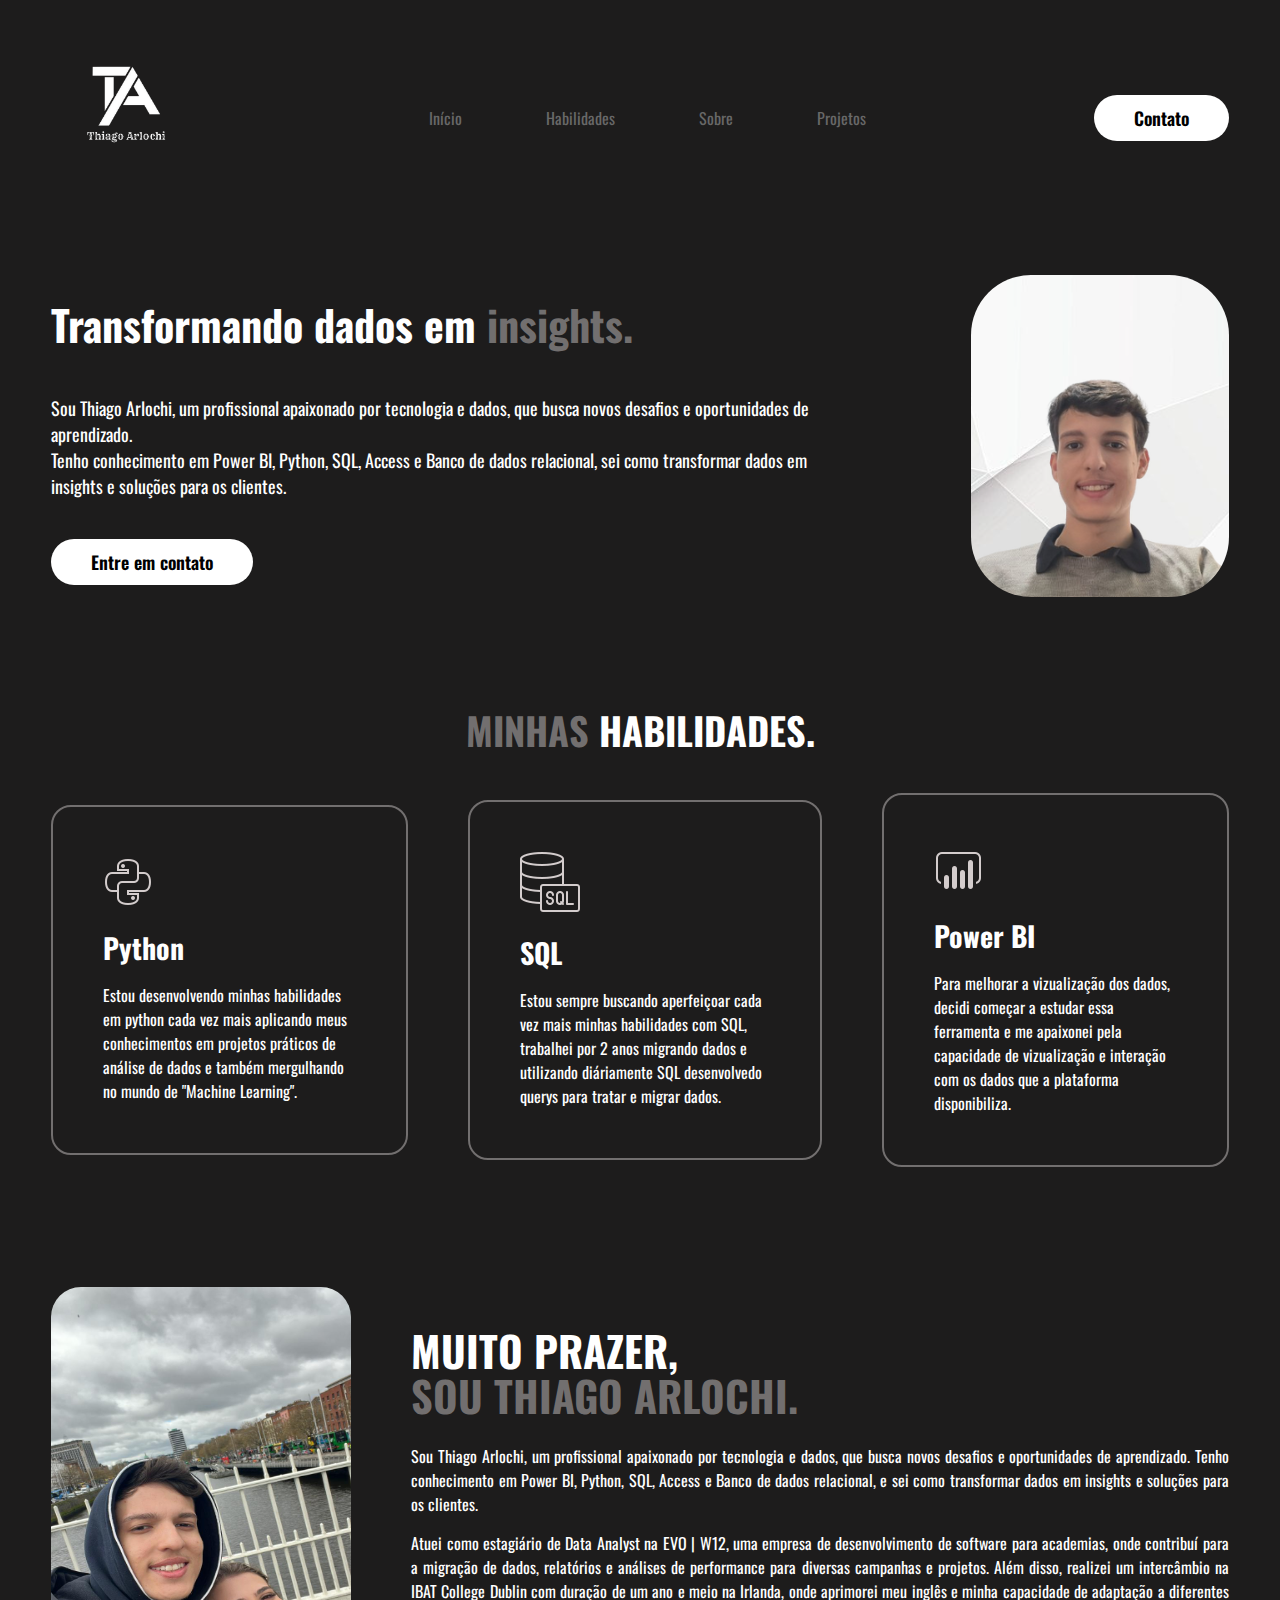
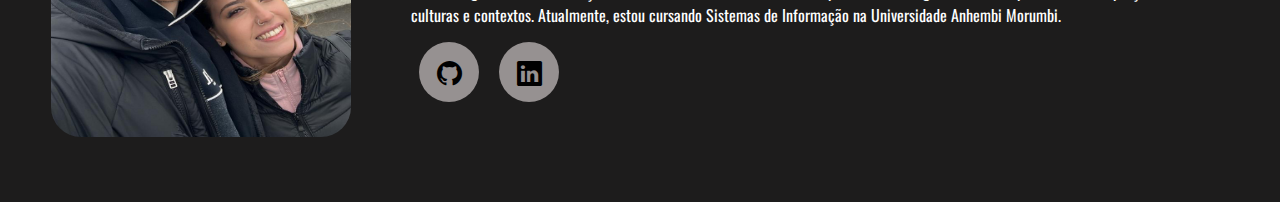
<file: index.html>
<!DOCTYPE html>
<html lang="pt - br">


<head>
    <meta charset="UTF-8">
    <meta name="viewport" content="width=device-width, initial-scale=1.0">
    <!-- Google fonts -->
    <link rel="preconnect" href="https://fonts.googleapis.com">
<link rel="preconnect" href="https://fonts.gstatic.com" crossorigin>
<link href="https://fonts.googleapis.com/css2?family=Oswald:wght@200..700&display=swap" rel="stylesheet">
    <!--Fim fonts -->
    <link rel="stylesheet" href="https://cdn.jsdelivr.net/npm/bootstrap-icons@1.11.3/font/bootstrap-icons.min.css">
    <title> Thiago Arlochi </title>
    <link rel="stylesheet" href="./style.css">
</head>

<body>

    <header>
        <div class="interface">
            <div class="logo">
                <a href="a">
                    <img class="logo-thi" src="images/logobg.png" alt="">
                </a>
            </div><!--logo-->

                <nav class="menu-desktop">
                    <ul>
                        <li><a href="#">Início</a></li>
                        <li><a href="#">Habilidades</a></li>
                        <li><a href="#">Sobre</a></li>
                        <li><a href="projetos.html">Projetos</a></li>
                    </ul>

                </nav>

            <div class="btn-contato">
                <a href="#">
                    <button>Contato</button>
                </a>
            </div>
        </div><!--interface-->
    </header>

    <main>
        <section class="topo-do-site">
            <div class="interface">
                <div class="flex">
                    <div class="txt-topo-site">
                        <h1>Transformando dados em <span>insights.</span></h1>
                        <p>Sou Thiago Arlochi, um profissional apaixonado por tecnologia e dados, 
                            que busca novos desafios e oportunidades de aprendizado. <br>
                            Tenho conhecimento em Power BI, Python, SQL, Access e Banco de dados relacional, 
                             sei como transformar dados em insights e soluções para os clientes.</p>

                            <div class="btn-contato">
                                <a href="#">
                                    <button>Entre em contato</button>
                                </a>
                            </div>

                    </div>

                    <div class="img-topo-site">
                        <img class="fotothi" src="images/thi.png" alt="thifoto">


                    </div>
                </div>
            </div>
        </section>

        <section class="especialidades">
            <div class="interface">
                <h2 class="titulo">MINHAS <span>HABILIDADES.</span> </h2>
                <div class="flex">
                    <div class="especialidades-box">
                        <img src="images/python.png" alt="">
                        <h3>Python</h3>
                        <p>Estou desenvolvendo minhas habilidades em python cada vez mais
                           aplicando meus conhecimentos em projetos práticos de análise de dados e
                           também mergulhando no mundo de "Machine Learning". 
                           
                            
                        </p>

                    </div>
                    <div class="especialidades-box">
                        <img src="images/sql.png" alt="">
                        <h3>SQL</h3>
                        <p>Estou sempre buscando aperfeiçoar cada vez mais minhas habilidades 
                           com SQL, trabalhei por 2 anos migrando dados e utilizando diáriamente
                           SQL desenvolvedo querys para tratar e migrar dados. 
                        </p>

                    </div>
                    <div class="especialidades-box">
                        <img src="images/powerbi.png" alt="">
                        <h3>Power BI</h3>
                        <p>Para melhorar a vizualização dos dados, decidi começar a estudar
                           essa ferramenta e me apaixonei pela capacidade de vizualização
                           e interação com os dados que a plataforma disponibiliza. 
                        </p>

                    </div>

                </div>

            </div>
        </section>

        <section class="sobre">
            <div class="interface">
                <div class="flex">
                    <div class="img-sobre">
                       <img class="fotoirl"src="images/irlthiju.jpeg" alt="">
                    </div>

                    <div class="txt-sobre">
                        <h2>MUITO PRAZER, <span>SOU THIAGO ARLOCHI.</span></h2>
                        <p>Sou Thiago Arlochi, um profissional apaixonado por tecnologia e dados, que busca novos desafios e oportunidades de aprendizado. 
                            Tenho conhecimento em Power BI, Python, SQL, Access e Banco de dados relacional,
                             e sei como transformar dados em insights e soluções para os clientes.</p>
                        <p>Atuei como estagiário de Data Analyst na EVO | W12, uma empresa de desenvolvimento de software para academias, 
                            onde contribuí para a migração de dados, relatórios e análises de performance para diversas campanhas e projetos. 
                            Além disso, realizei um intercâmbio na IBAT College Dublin com duração de um ano e meio na Irlanda, onde aprimorei meu inglês 
                            e minha capacidade de adaptação a diferentes culturas e contextos. 
                            Atualmente, estou cursando Sistemas de Informação na Universidade Anhembi Morumbi.</p>
                        <div class="btn-social">
                            
                            <a href="https://github.com/thiagoarlochi"><button><i class="bi bi-github"></i></button></a>
                            <a href="https://www.linkedin.com/in/thiago-arlochi/"><button><i class="bi bi-linkedin"></i></button></a>
                        </div>    

                    </div>


                </div>
            </div>
        </section>
       

    </main>
    
</body>

</html>
</file>
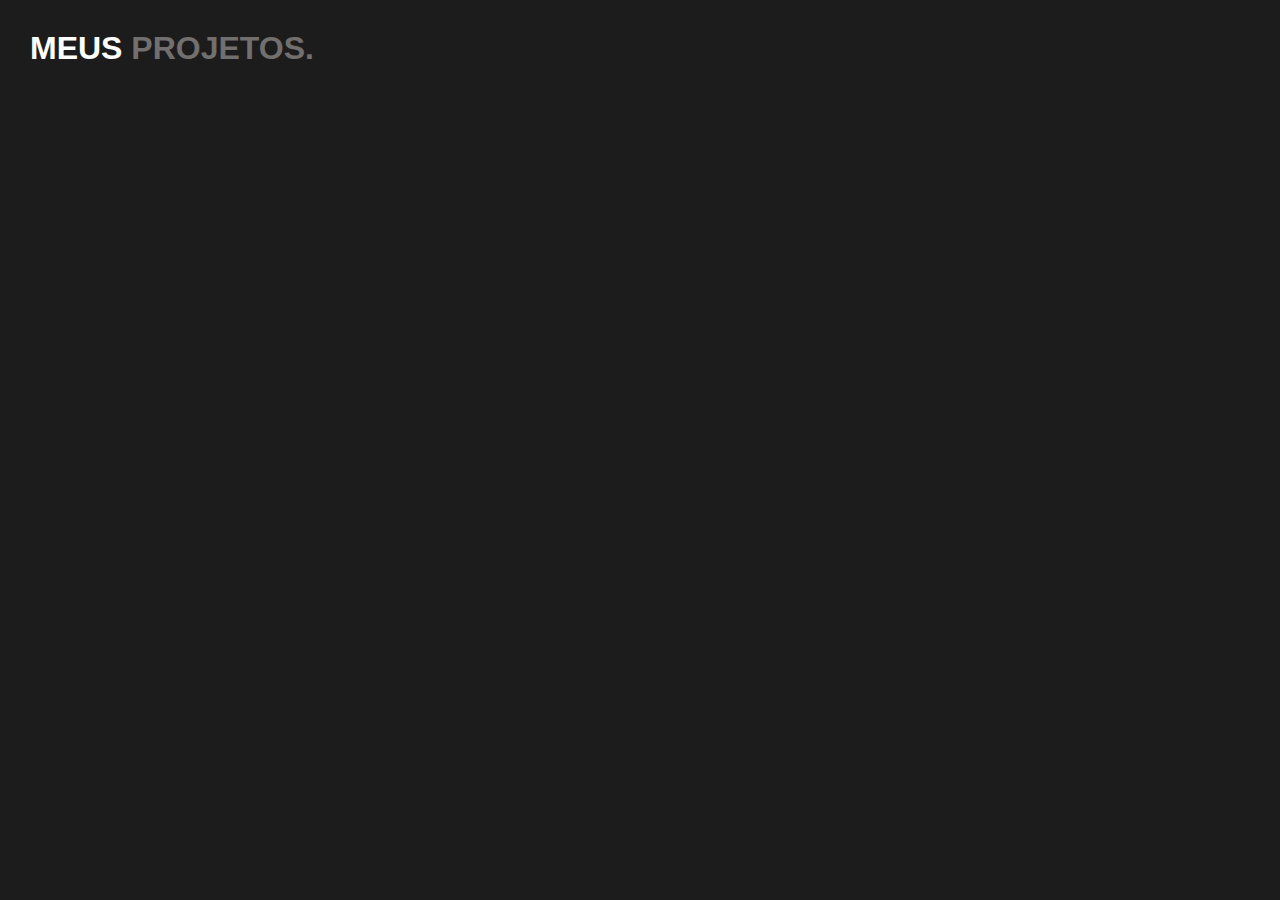
<file: projetos.html>
<!DOCTYPE html>
<html lang="en">
<head>
    <meta charset="UTF-8">
    <meta name="viewport" content="width=device-width, initial-scale=1.0">
    <link rel="stylesheet" href="./style.css">
    <title>projetos</title>
    <div class="style-projeto">
        <h1>MEUS <span>PROJETOS.</span></h1>

    </div>
</head>
<body>
    
</body>
</html>
</file>
<file: style.css>
/* Estilo geral*/
*{
    margin: 0;
    padding: 0;
    box-sizing: border-box;
    font-family: "Oswald", sans-serif;
}
body{
    background-color: rgb(29, 28, 28);
    height: 100vh;
}
.logo-thi{
    height: 150px;
    width: 150px;
}
.interface{
    max-width: 1280px;
    margin: 0 auto;
}
.flex{
    display: flex;
}
h2.titulo{
    color: #726f6f;
    font-size: 38px;
    text-align: center;

    
}
h2.titulo span{
    color: #ffffff;
}
h1 span{
    color: #726f6f;
}

/* Estilo do cabeçalho*/

header{
    padding: 40px 4%;
}

header > .interface{
    display: flex;
    align-items: center;
    justify-content: space-between;
}
header a{
    color: rgb(104, 104, 104);
    text-decoration: none;
    display: inline-block;
    transition: 0.6s;
}
header a:hover{
    color: #ffffff;
    transform: scale(1.1);
}

header nav ul{
    list-style-type: none;

}
header nav ul li{
    display: inline-block;
    padding: 0 40px;
}
.btn-contato button{
    padding:  10px 40px;
    font-size: 18px;
    font-weight: 600;
    background-color: #ffffff;
    border: 0;
    border-radius: 30px;
    cursor: pointer;
}
.btn-contato button:hover{
    box-shadow: 0px 0px 8px #ffffff;
    transform: scale(1.1);
}
/*Estilo topo  do site*/
.fotothi{
    border-radius: 60px;
    position: relative;
    animation: flutuar 2s ease-in-out infinite alternate;
}
section.topo-do-site{
    padding: 40px 4%;
}
section.topo-do-site .flex {
    display: flex;
    align-items: center;
    justify-content: center;
}

section.topo-do-site .flex > * {
    margin-right: 90px; /* ou qualquer valor de margem que desejar */
}

section.topo-do-site .flex > *:last-child {
    margin-right: 0; /* Remove a margem do último elemento filho */
}
.topo-do-site h1{
    color: #ffffff;
    font-size: 42px;


}
.topo-do-site p{
    color: #ffffff;
    margin: 40px 0;
    font-size: 18px;
}




@keyframes flutuar {
    0%{
        top: 0;
    }
    100%{
        top: 30px;
    }
}

/*Estilo das Habilidades*/

section.especialidades{
    padding: 60px 4%;

}

.flex{
    gap: 60px;
}

.especialidades-box{
    color: #ffffff;
    padding: 50px;
    border: 2px solid #726f6f;
    margin-top: 35px;
    border-radius: 20px;
    transition: .8s;
}

.especialidades-box:hover{
    transform: scale(1.1);
    box-shadow: 0 0 18px #ffffff;
}
.especialidades-box h3{
    font-size: 28px;
    margin: 15px 0;
}

.fotoirl{
    width: 300px;
    height: 450px;
    border-radius: 30px;
}
section.sobre{
    padding: 60px 4%;

}
.txt-sobre{
    color: #ffffff;
}
.flex{
    align-items: center;
}
.txt-sobre h2{
    font-size: 42px;
    line-height: 45px;
    margin-bottom: 26px;
}
.txt-sobre h2 span{
    color: #726f6f;
    display: block;

}

.txt-sobre p{
    margin: 15px 0;
    text-align: justify;
}
.btn-social button{
    width: 60px;
    height: 60px;
    border-radius: 50%;
    cursor: pointer;
    border: none;
    background-color: #969191;
    font-size: 25px;
    margin: 0 8px;
    transition: .6s;

}
.btn-social button:hover{
    box-shadow: 0px 0px 16px #ffffff;
    transform: scale(1.1);
}


.style-projeto h1{
    align-content: center;
    color: #ffffff;
    padding: 30px;
}
</file>
